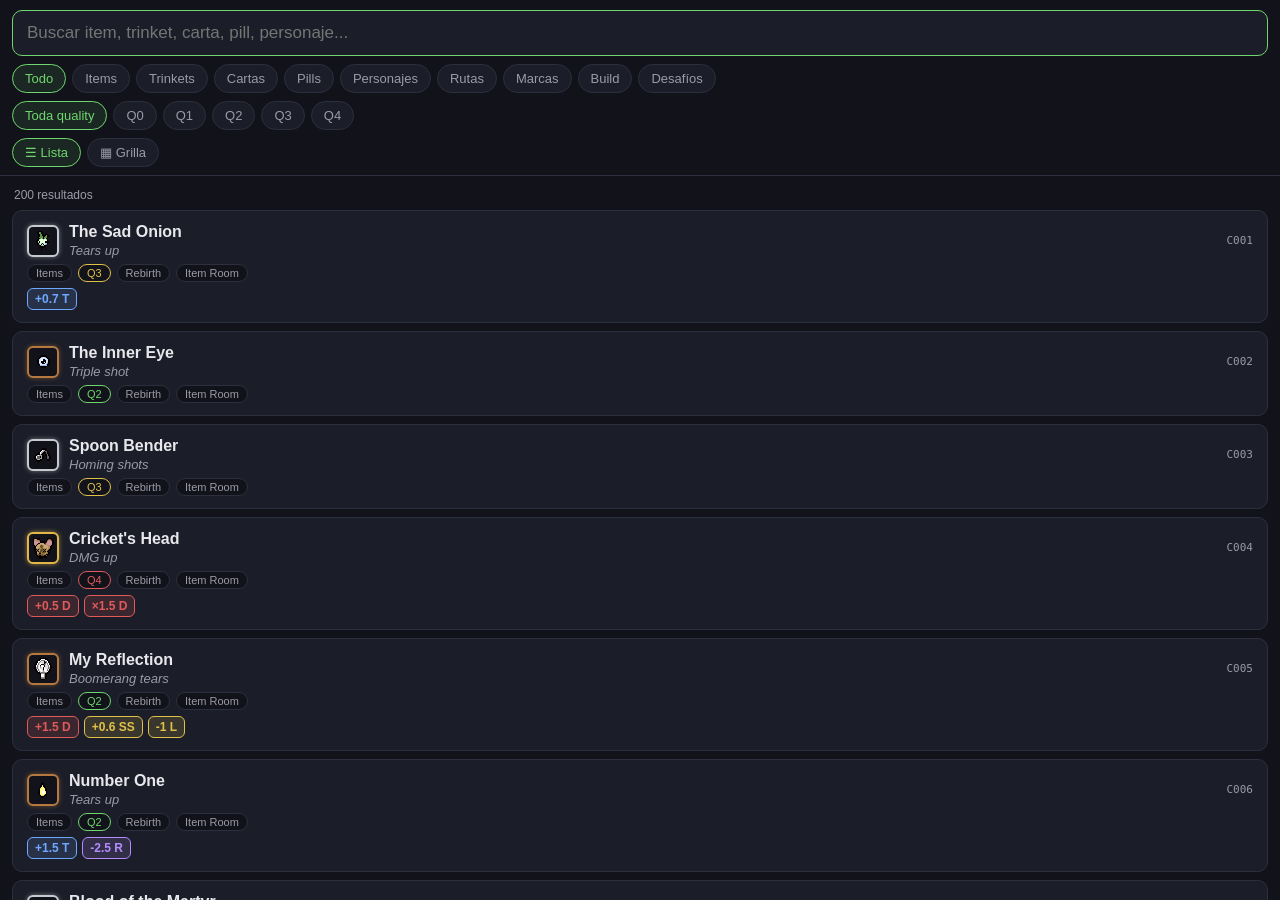
<file: tboi/app/index.html>
<!doctype html>
<html lang="es">
<head>
<meta charset="utf-8">
<meta name="viewport" content="width=device-width, initial-scale=1, maximum-scale=1, user-scalable=no">
<title>TBOI Companion</title>
<link rel="stylesheet" href="style.css">
</head>
<body>

<header id="top">
  <input id="search" type="text" placeholder="Buscar item, trinket, carta, pill, personaje..." autocomplete="off" autofocus>
  <div id="categories" class="chips"></div>
  <div id="qualities" class="chips"></div>
  <div id="viewControls" class="chips"></div>
  <div id="sortControls" class="chips"></div>
</header>

<div id="detailPanel" class="detail-panel hidden"></div>

<main id="results"></main>

<div id="empty" class="empty hidden">Sin resultados.</div>
<div id="loading" class="empty">Cargando datos...</div>

<script src="app.js"></script>
</body>
</html>
</file>
<file: tboi/app/style.css>
:root {
  --bg: #12131a;
  --bg-alt: #1b1d28;
  --border: #2c2f3d;
  --text: #e8e8ec;
  --text-dim: #9a9ba8;
  --accent: #6fd66f;
  --q0: #7a7a7a;
  --q1: #6fa8ff;
  --q2: #6fd66f;
  --q3: #e0c14a;
  --q4: #e05a5a;
}

* { box-sizing: border-box; }

html, body {
  margin: 0;
  padding: 0;
  background: var(--bg);
  color: var(--text);
  font-family: -apple-system, BlinkMacSystemFont, "Segoe UI", Roboto, sans-serif;
  height: 100%;
}

body {
  display: flex;
  flex-direction: column;
}

header#top {
  position: sticky;
  top: 0;
  z-index: 10;
  background: var(--bg);
  border-bottom: 1px solid var(--border);
  padding: 10px 12px 8px;
}

#search {
  width: 100%;
  font-size: 17px;
  padding: 12px 14px;
  border-radius: 10px;
  border: 1px solid var(--border);
  background: var(--bg-alt);
  color: var(--text);
  outline: none;
}

#search:focus {
  border-color: var(--accent);
}

.chips {
  display: flex;
  gap: 6px;
  overflow-x: auto;
  padding-top: 8px;
  -webkit-overflow-scrolling: touch;
}

.chips::-webkit-scrollbar { display: none; }

.chip {
  flex: 0 0 auto;
  padding: 6px 12px;
  border-radius: 999px;
  border: 1px solid var(--border);
  background: var(--bg-alt);
  color: var(--text-dim);
  font-size: 13px;
  white-space: nowrap;
  cursor: pointer;
  user-select: none;
}

.chip.active {
  border-color: var(--accent);
  color: var(--accent);
  background: rgba(111, 214, 111, 0.1);
}

#qualities.hidden, #categories.hidden, #viewControls.hidden, #sortControls.hidden { display: none; }

main#results {
  flex: 1;
  overflow-y: auto;
  padding: 8px 12px 40px;
}

.card {
  border: 1px solid var(--border);
  background: var(--bg-alt);
  border-radius: 10px;
  padding: 12px 14px;
  margin-bottom: 8px;
}

.card-head {
  display: flex;
  align-items: center;
  justify-content: space-between;
  gap: 10px;
  cursor: pointer;
}

.card-head-text {
  flex: 1;
  min-width: 0;
}

.card-icon {
  width: 32px;
  height: 32px;
  flex: 0 0 auto;
  image-rendering: pixelated;
  background: var(--bg);
  border-radius: 6px;
  border: 1px solid var(--border);
}

.card-icon-placeholder {
  opacity: 0.3;
}

.card-title {
  font-size: 16px;
  font-weight: 600;
}

.card-code {
  font-size: 11px;
  color: var(--text-dim);
  font-family: monospace;
}

.card-quote {
  font-size: 13px;
  color: var(--text-dim);
  font-style: italic;
  margin-top: 2px;
}

.badges {
  display: flex;
  gap: 6px;
  margin-top: 6px;
  flex-wrap: wrap;
}

.badge {
  font-size: 11px;
  padding: 2px 8px;
  border-radius: 999px;
  background: var(--bg);
  border: 1px solid var(--border);
  color: var(--text-dim);
}

.badge.quality-0 { color: var(--q0); border-color: var(--q0); }
.badge.quality-1 { color: var(--q1); border-color: var(--q1); }
.badge.quality-2 { color: var(--q2); border-color: var(--q2); }
.badge.quality-3 { color: var(--q3); border-color: var(--q3); }
.badge.quality-4 { color: var(--q4); border-color: var(--q4); }

.card-detail {
  display: none;
  margin-top: 10px;
  padding-top: 10px;
  border-top: 1px solid var(--border);
  font-size: 14px;
  line-height: 1.5;
  color: var(--text);
}

.card.expanded .card-detail { display: block; }

.detail-label {
  color: var(--text-dim);
  font-size: 12px;
  text-transform: uppercase;
  letter-spacing: 0.03em;
  margin-top: 8px;
}

.synergy-item {
  margin-top: 6px;
  padding: 8px 10px;
  background: var(--bg);
  border-radius: 8px;
  border: 1px solid var(--border);
}

.synergy-partner-row {
  display: flex;
  align-items: center;
  gap: 6px;
  margin-bottom: 4px;
}

.synergy-icon {
  width: 20px;
  height: 20px;
  image-rendering: pixelated;
  flex: 0 0 auto;
}

.synergy-partner {
  font-weight: 600;
  color: var(--accent);
  font-size: 13px;
}

.empty {
  text-align: center;
  color: var(--text-dim);
  padding: 40px 20px;
}

.empty.hidden { display: none; }

.result-count {
  color: var(--text-dim);
  font-size: 12px;
  padding: 4px 2px 8px;
}

/* Grid view */

.grid-section-label {
  color: var(--text-dim);
  font-size: 12px;
  text-transform: uppercase;
  letter-spacing: 0.03em;
  margin: 14px 2px 6px;
}

.tile-grid {
  display: flex;
  flex-wrap: wrap;
  gap: 6px;
}

.tile {
  width: 44px;
  height: 44px;
  border-radius: 8px;
  border: 1px solid var(--border);
  background: var(--bg-alt);
  display: flex;
  align-items: center;
  justify-content: center;
  cursor: pointer;
}

.tile.selected {
  border-color: var(--accent);
  box-shadow: 0 0 0 1px var(--accent);
}

.tile-icon {
  width: 32px;
  height: 32px;
  image-rendering: pixelated;
}

/* Detail panel (grid mode) */

.detail-panel {
  position: sticky;
  top: 0;
  z-index: 9;
  background: var(--bg-alt);
  border-bottom: 2px solid var(--accent);
  padding: 12px 14px;
  max-height: 45vh;
  overflow-y: auto;
}

.detail-panel.hidden { display: none; }

.detail-panel-head {
  display: flex;
  align-items: center;
  gap: 10px;
}

.detail-close {
  background: none;
  border: 1px solid var(--border);
  color: var(--text-dim);
  border-radius: 8px;
  width: 28px;
  height: 28px;
  font-size: 14px;
  cursor: pointer;
  flex: 0 0 auto;
}

.expanded-always {
  display: block !important;
  border-top: none !important;
  margin-top: 8px !important;
  padding-top: 8px !important;
}

/* Routes */

.route-card .route-card-head {
  cursor: pointer;
}

.route-steps {
  display: flex;
  flex-direction: column;
  gap: 10px;
}

.route-step {
  display: flex;
  gap: 10px;
}

.route-step-num {
  flex: 0 0 auto;
  width: 22px;
  height: 22px;
  border-radius: 999px;
  background: var(--bg);
  border: 1px solid var(--accent);
  color: var(--accent);
  font-size: 12px;
  font-weight: 700;
  display: flex;
  align-items: center;
  justify-content: center;
}

.route-step-body {
  flex: 1;
  min-width: 0;
  font-size: 14px;
  line-height: 1.5;
}

.route-step-image {
  display: block;
  width: 100%;
  max-width: 360px;
  border-radius: 8px;
  border: 1px solid var(--border);
  margin-top: 6px;
}

.route-step-caption {
  color: var(--text-dim);
  font-size: 11px;
  margin-top: 3px;
}

/* Marks */

.text-dim { color: var(--text-dim); }

.marks-header {
  margin-bottom: 10px;
}

.draw-btn {
  width: 100%;
  margin-top: 8px;
  padding: 14px;
  font-size: 16px;
  font-weight: 600;
  border-radius: 12px;
  border: 1px solid var(--accent);
  background: rgba(111, 214, 111, 0.1);
  color: var(--accent);
  cursor: pointer;
}

.draw-btn:active {
  background: rgba(111, 214, 111, 0.25);
}

.draw-card {
  margin-top: 10px;
  padding: 14px;
  border-radius: 12px;
  border: 1px solid var(--accent);
  background: var(--bg-alt);
  display: flex;
  align-items: center;
  gap: 12px;
  animation: draw-in 0.25s ease-out;
}

@keyframes draw-in {
  from { opacity: 0; transform: translateY(-6px); }
  to { opacity: 1; transform: translateY(0); }
}

.draw-icon {
  width: 48px;
  height: 48px;
  image-rendering: pixelated;
  flex: 0 0 auto;
  border-radius: 8px;
  border: 1px solid var(--border);
  background: var(--bg);
}

.draw-text {
  flex: 1;
  min-width: 0;
}

.draw-line {
  font-size: 14px;
  line-height: 1.6;
}

.draw-unlock {
  color: var(--q4);
}

.marks-card-head {
  cursor: pointer;
}

.card.expanded .mark-list {
  display: flex;
  flex-direction: column;
  gap: 2px;
}

.mark-row {
  display: flex;
  align-items: flex-start;
  gap: 8px;
  padding: 6px 4px;
  border-radius: 6px;
  cursor: pointer;
}

.mark-row:active {
  background: var(--bg);
}

.mark-row input[type="checkbox"] {
  margin-top: 3px;
  flex: 0 0 auto;
  width: 18px;
  height: 18px;
  accent-color: var(--accent);
}

.mark-row-text {
  font-size: 13px;
  line-height: 1.5;
}

/* Build */

.build-header {
  display: flex;
  flex-direction: column;
  gap: 8px;
  margin-bottom: 12px;
}

.build-label {
  font-size: 12px;
  color: var(--text-dim);
  text-transform: uppercase;
  letter-spacing: 0.03em;
}

.build-select {
  width: 100%;
  padding: 10px;
  border-radius: 10px;
  border: 1px solid var(--border);
  background: var(--bg-alt);
  color: var(--text);
  font-size: 15px;
}

.build-reset-btn {
  align-self: flex-start;
  padding: 6px 12px;
  border-radius: 8px;
  border: 1px solid var(--border);
  background: none;
  color: var(--text-dim);
  font-size: 12px;
  cursor: pointer;
}

.build-chips {
  display: flex;
  flex-wrap: wrap;
  gap: 6px;
  margin-bottom: 14px;
}

.build-chip {
  display: flex;
  align-items: center;
  gap: 6px;
  padding: 5px 8px 5px 5px;
  border-radius: 999px;
  border: 1px solid var(--border);
  background: var(--bg-alt);
  font-size: 13px;
}

.build-icon {
  width: 22px;
  height: 22px;
  image-rendering: pixelated;
  border-radius: 5px;
}

.build-remove {
  background: none;
  border: none;
  color: var(--text-dim);
  font-size: 12px;
  cursor: pointer;
  padding: 0 2px;
}

.build-search {
  margin-bottom: 14px;
}

.build-search-row {
  display: flex;
  align-items: center;
  gap: 8px;
  padding: 8px 4px;
  border-bottom: 1px solid var(--border);
  font-size: 14px;
}

.build-search-row span {
  flex: 1;
  min-width: 0;
}

.build-add {
  flex: 0 0 auto;
  padding: 6px 10px;
  border-radius: 8px;
  border: 1px solid var(--accent);
  background: rgba(111, 214, 111, 0.1);
  color: var(--accent);
  font-size: 12px;
  cursor: pointer;
}

.build-add[disabled] {
  border-color: var(--border);
  color: var(--text-dim);
  background: none;
}

.build-synergies {
  display: flex;
  flex-direction: column;
  gap: 8px;
}

.build-empty-msg {
  font-size: 13px;
}

/* Quality frames: gold Q4, silver Q3, bronze Q2. No frame for Q1/Q0. */

.icon-gold {
  border: 2px solid #e0b84a !important;
  box-shadow: 0 0 5px rgba(224, 184, 74, 0.6);
}

.icon-silver {
  border: 2px solid #c6c9cf !important;
  box-shadow: 0 0 5px rgba(198, 201, 207, 0.5);
}

.icon-bronze {
  border: 2px solid #b5793f !important;
  box-shadow: 0 0 5px rgba(181, 121, 63, 0.5);
}

/* Inline icon+name reference for named unlocks (Marks, Challenges, draw result) */

.item-ref {
  display: inline-flex;
  align-items: center;
  gap: 5px;
  vertical-align: middle;
}

.item-ref-icon {
  width: 20px;
  height: 20px;
  image-rendering: pixelated;
  border-radius: 5px;
  background: var(--bg);
  flex: 0 0 auto;
}

.item-ref-text {
  color: var(--text-dim);
}

/* Challenges */

.challenge-list {
  display: flex;
  flex-direction: column;
  gap: 2px;
}

.challenge-row {
  display: flex;
  align-items: center;
  gap: 10px;
  padding: 10px 8px;
  border-bottom: 1px solid var(--border);
  font-size: 14px;
  cursor: pointer;
}

.challenge-row.challenge-done {
  background: rgba(111, 214, 111, 0.06);
}

.challenge-check {
  flex: 0 0 auto;
  width: 18px;
  height: 18px;
  accent-color: var(--accent);
}

.challenge-name {
  flex: 1;
  min-width: 0;
}

.challenge-done .challenge-name {
  color: var(--text-dim);
  text-decoration: line-through;
}

.challenge-unlock {
  flex: 0 0 auto;
}

/* Stat badges: quick visual read of what an item/card changes numerically */

.stat-badges {
  display: flex;
  flex-wrap: wrap;
  gap: 5px;
  margin-top: 6px;
}

.stat-badge {
  font-size: 12px;
  font-weight: 700;
  padding: 3px 7px;
  border-radius: 6px;
  border: 1px solid transparent;
  white-space: nowrap;
}

.stat-badge.stat-t { background: rgba(111, 168, 255, 0.15); color: var(--q1); border-color: var(--q1); }
.stat-badge.stat-d { background: rgba(224, 90, 90, 0.15); color: var(--q4); border-color: var(--q4); }
.stat-badge.stat-s { background: rgba(111, 214, 111, 0.15); color: var(--q2); border-color: var(--q2); }
.stat-badge.stat-ss { background: rgba(224, 193, 74, 0.15); color: var(--q3); border-color: var(--q3); }
.stat-badge.stat-r { background: rgba(180, 140, 255, 0.15); color: #b48cff; border-color: #b48cff; }
.stat-badge.stat-l { background: rgba(224, 193, 74, 0.15); color: var(--q3); border-color: var(--q3); }
.stat-badge.stat-h { background: rgba(154, 155, 168, 0.15); color: var(--text-dim); border-color: var(--border); }
.stat-badge.stat-hp { background: rgba(224, 90, 90, 0.15); color: var(--q4); border-color: var(--q4); }

/* Marks completion percentages */

.marks-summary {
  display: flex;
  gap: 8px;
  margin-bottom: 8px;
}

.marks-summary-item {
  flex: 1;
  padding: 10px;
  border-radius: 10px;
  border: 1px solid var(--border);
  background: var(--bg-alt);
  text-align: center;
}

.marks-summary-value {
  font-size: 17px;
  font-weight: 700;
}

.marks-summary-pct {
  color: var(--accent);
  font-weight: 700;
}

.marks-summary-label {
  font-size: 11px;
  color: var(--text-dim);
  text-transform: uppercase;
  letter-spacing: 0.03em;
  margin-top: 2px;
}

.mark-progress-bar {
  width: 100%;
  height: 4px;
  border-radius: 999px;
  background: var(--bg);
  margin-top: 5px;
  overflow: hidden;
}

.mark-progress-fill {
  height: 100%;
  background: var(--accent);
  border-radius: 999px;
}
</file>
